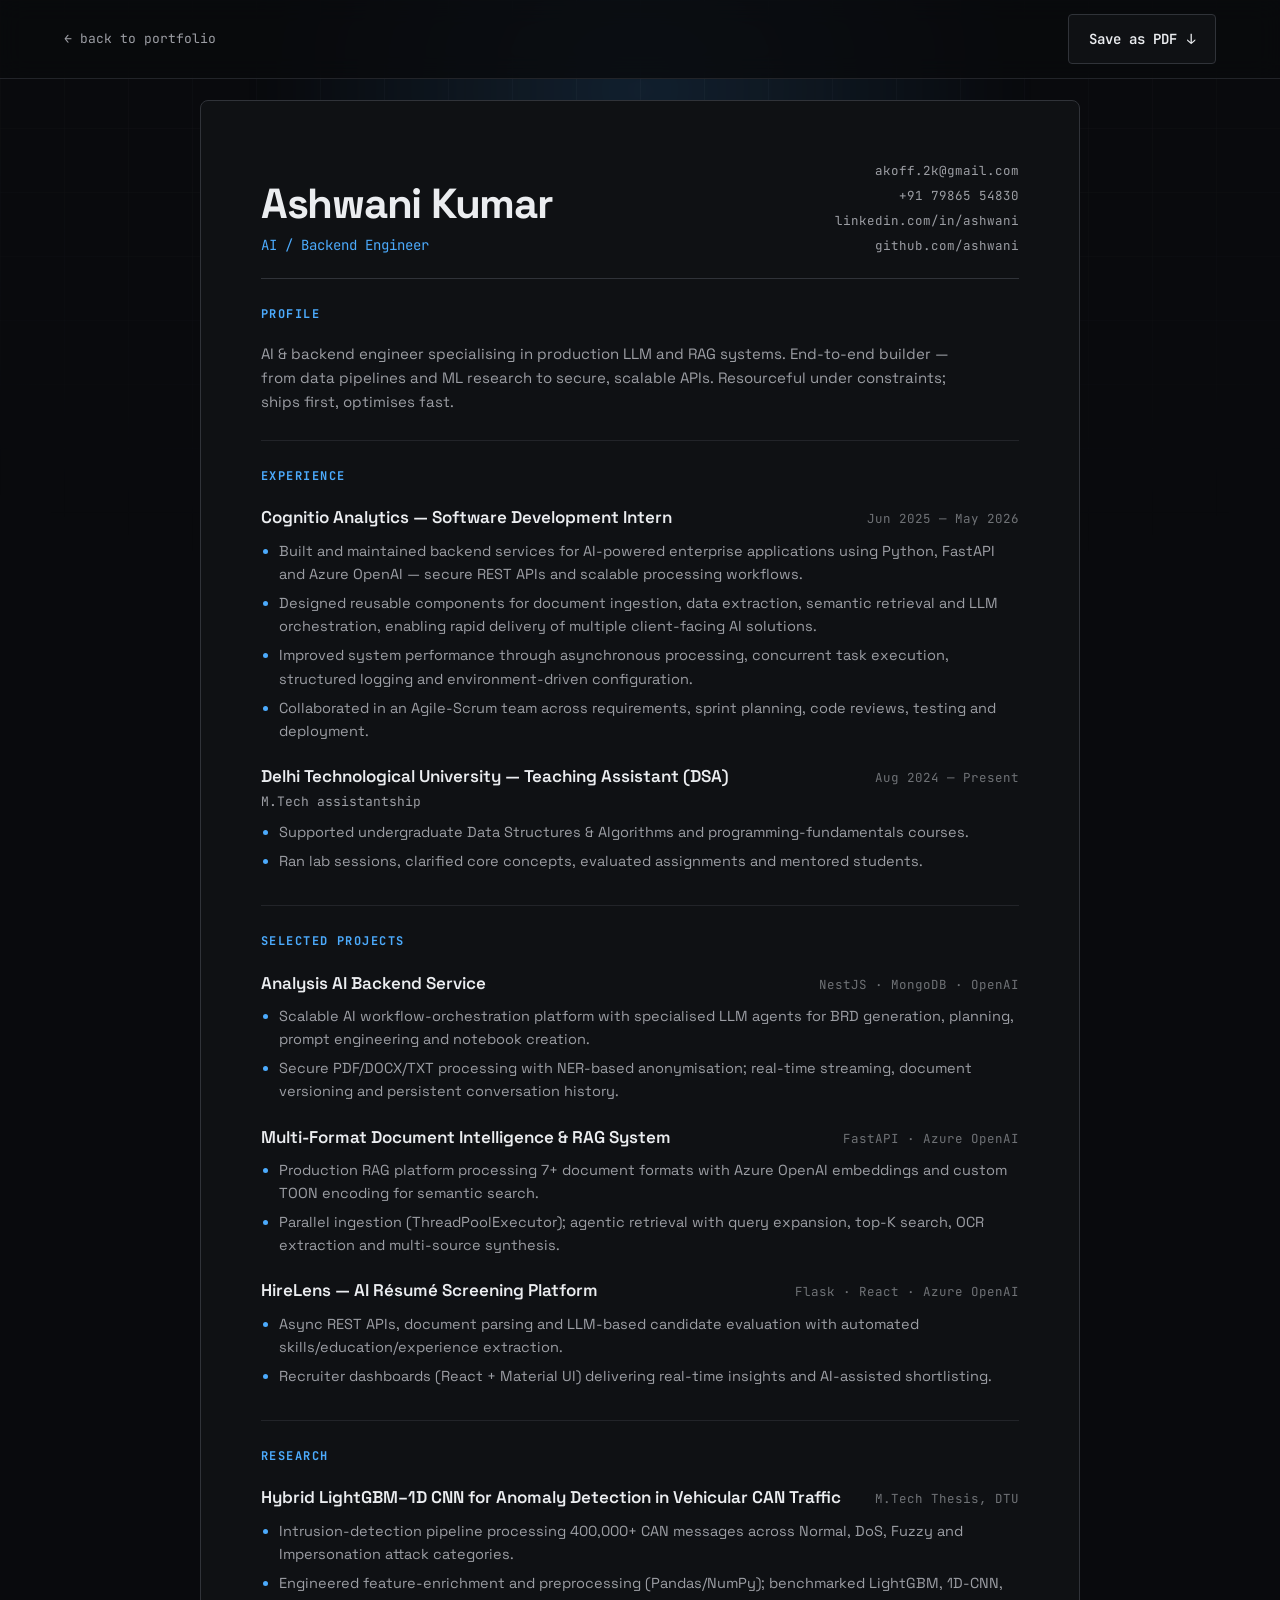
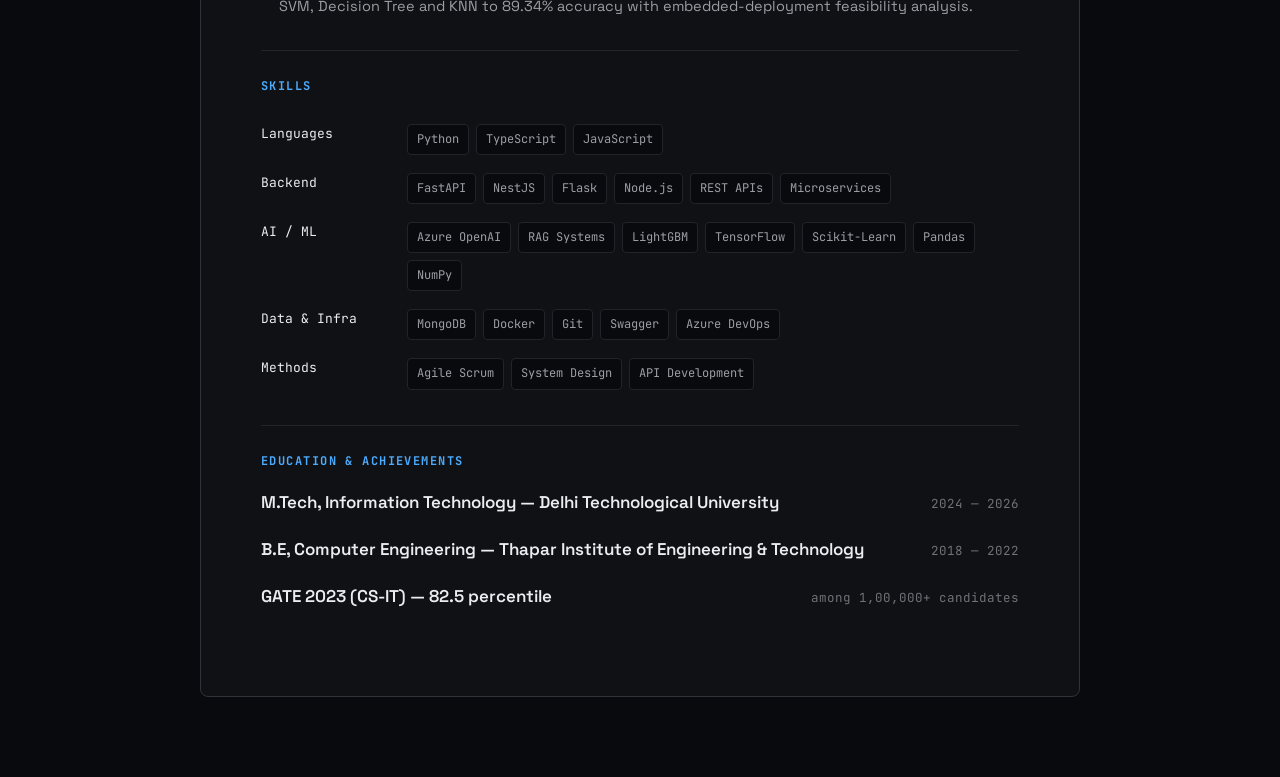
<file: cv.html>
<!DOCTYPE html>
<html lang="en" data-accent="electric">
<head>
<meta charset="UTF-8" />
<meta name="viewport" content="width=device-width, initial-scale=1" />
<title>Ashwani Kumar — CV</title>
<link rel="stylesheet" href="portfolio.css" />
<style>
  .cv-toolbar { position: fixed; top: 0; left: 0; right: 0; z-index: 50; display: flex; align-items: center;
    justify-content: space-between; padding: 14px var(--gutter);
    background: color-mix(in oklch, var(--bg) 80%, transparent); -webkit-backdrop-filter: blur(12px); backdrop-filter: blur(12px);
    border-bottom: 1px solid var(--line-soft); }
  .cv-toolbar .back-link { font-family: var(--font-mono); font-size: 13px; color: var(--text-dim);
    display: inline-flex; align-items: center; gap: 8px; }
  .cv-toolbar .back-link:hover { color: var(--accent); }
  .cv-actions { display: flex; gap: 10px; }

  .sheet { max-width: 880px; margin: 100px auto 80px; padding: clamp(28px, 5vw, 60px);
    background: var(--bg-1); border: 1px solid var(--line); border-radius: var(--radius-lg); position: relative; z-index: 1; }
  .cv-head { display: flex; justify-content: space-between; align-items: flex-end; gap: 20px 32px; flex-wrap: wrap;
    padding-bottom: 22px; border-bottom: 1px solid var(--line); }
  .cv-head .cv-id { flex: 1 1 320px; min-width: 0; }
  .cv-head h1 { font-size: clamp(28px, 4.4vw, 42px); line-height: 1.05; letter-spacing: -0.03em; font-weight: 700; margin: 0 0 8px; }
  .cv-head .role { font-family: var(--font-mono); color: var(--accent); font-size: 14px; margin: 0; }
  .cv-contact { font-family: var(--font-mono); font-size: 12.5px; color: var(--text-dim);
    display: flex; flex-direction: column; gap: 5px; text-align: right; }
  .cv-contact a { color: var(--text-dim); }
  .cv-contact a:hover { color: var(--accent); }

  .cv-sec { padding: 26px 0; border-bottom: 1px solid var(--line-soft); }
  .cv-sec:last-child { border-bottom: 0; }
  .cv-sec > h2 { font-family: var(--font-mono); font-size: 12px; letter-spacing: 0.12em; text-transform: uppercase;
    color: var(--accent); margin: 0 0 18px; }
  .cv-entry { margin-bottom: 20px; }
  .cv-entry:last-child { margin-bottom: 0; }
  .cv-entry .row { display: flex; justify-content: space-between; gap: 16px; flex-wrap: wrap; align-items: baseline; }
  .cv-entry h3 { font-size: 17px; font-weight: 600; margin: 0; }
  .cv-entry .when { font-family: var(--font-mono); font-size: 12.5px; color: var(--text-faint); white-space: nowrap; }
  .cv-entry .sub { font-family: var(--font-mono); font-size: 13px; color: var(--text-dim); margin: 2px 0 8px; }
  .cv-entry ul { margin: 8px 0 0; padding-left: 18px; }
  .cv-entry li { color: var(--text-dim); font-size: 14.5px; margin-bottom: 6px; }
  .cv-entry li::marker { color: var(--accent); }
  .cv-tags { display: flex; flex-wrap: wrap; gap: 7px; }
  .cv-tags .chip { font-family: var(--font-mono); font-size: 12px; color: var(--text-dim);
    border: 1px solid var(--line-soft); border-radius: var(--radius); padding: 5px 9px; background: var(--bg); }
  .cv-skill-row { display: grid; grid-template-columns: 130px 1fr; gap: 16px; padding: 9px 0; align-items: start; }
  .cv-skill-row .lab { font-family: var(--font-mono); font-size: 13px; color: var(--text); }
  @media (max-width: 560px) { .cv-skill-row { grid-template-columns: 1fr; gap: 6px; } }

  /* PRINT — clean ink-on-paper */
  @media print {
    @page { margin: 14mm; }
    .bg-fx, .bg-glow, .cv-toolbar { display: none !important; }
    body { background: #fff; color: #111; }
    .sheet { margin: 0; max-width: none; border: 0; border-radius: 0; padding: 0; background: #fff; }
    .cv-head, .cv-sec, .cv-sec:last-child { border-color: #ddd; }
    .cv-head h1 { color: #000; }
    .cv-head .role, .cv-sec > h2, .cv-entry li::marker { color: #1a56db; }
    .cv-entry h3 { color: #000; }
    .cv-entry .sub, .cv-entry li, .cv-contact, .cv-contact a, .cv-entry .when, .cv-skill-row .lab, .cv-tags .chip { color: #333; }
    .cv-tags .chip { border-color: #ccc; background: #fff; }
    .cv-sec { break-inside: avoid; }
  }
</style>
</head>
<body>
<div class="bg-fx"></div>
<div class="bg-glow"></div>

<div class="cv-toolbar">
  <a href="index.html" class="back-link"><span>←</span> back to portfolio</a>
  <div class="cv-actions">
    <button class="btn btn-ghost" onclick="window.print()">Save as PDF <span class="arr">↓</span></button>
  </div>
</div>

<div class="sheet">
  <div class="cv-head">
    <div class="cv-id">
      <h1>Ashwani Kumar</h1>
      <p class="role">AI / Backend Engineer</p>
    </div>
    <div class="cv-contact">
      <a href="mailto:akoff.2k@gmail.com">akoff.2k@gmail.com</a>
      <a href="tel:+917986554830">+91 79865 54830</a>
      <a href="https://linkedin.com/" target="_blank" rel="noopener">linkedin.com/in/ashwani</a>
      <a href="https://github.com/" target="_blank" rel="noopener">github.com/ashwani</a>
    </div>
  </div>

  <section class="cv-sec">
    <h2>Profile</h2>
    <p style="color:var(--text-dim);margin:0;font-size:15px;max-width:70ch;">AI &amp; backend engineer specialising in production LLM and RAG systems. End-to-end builder — from data pipelines and ML research to secure, scalable APIs. Resourceful under constraints; ships first, optimises fast.</p>
  </section>

  <section class="cv-sec">
    <h2>Experience</h2>
    <div class="cv-entry">
      <div class="row"><h3>Cognitio Analytics — Software Development Intern</h3><span class="when">Jun 2025 — May 2026</span></div>
      <ul>
        <li>Built and maintained backend services for AI-powered enterprise applications using Python, FastAPI and Azure OpenAI — secure REST APIs and scalable processing workflows.</li>
        <li>Designed reusable components for document ingestion, data extraction, semantic retrieval and LLM orchestration, enabling rapid delivery of multiple client-facing AI solutions.</li>
        <li>Improved system performance through asynchronous processing, concurrent task execution, structured logging and environment-driven configuration.</li>
        <li>Collaborated in an Agile-Scrum team across requirements, sprint planning, code reviews, testing and deployment.</li>
      </ul>
    </div>
    <div class="cv-entry">
      <div class="row"><h3>Delhi Technological University — Teaching Assistant (DSA)</h3><span class="when">Aug 2024 — Present</span></div>
      <p class="sub">M.Tech assistantship</p>
      <ul>
        <li>Supported undergraduate Data Structures &amp; Algorithms and programming-fundamentals courses.</li>
        <li>Ran lab sessions, clarified core concepts, evaluated assignments and mentored students.</li>
      </ul>
    </div>
  </section>

  <section class="cv-sec">
    <h2>Selected Projects</h2>
    <div class="cv-entry">
      <div class="row"><h3>Analysis AI Backend Service</h3><span class="when">NestJS · MongoDB · OpenAI</span></div>
      <ul>
        <li>Scalable AI workflow-orchestration platform with specialised LLM agents for BRD generation, planning, prompt engineering and notebook creation.</li>
        <li>Secure PDF/DOCX/TXT processing with NER-based anonymisation; real-time streaming, document versioning and persistent conversation history.</li>
      </ul>
    </div>
    <div class="cv-entry">
      <div class="row"><h3>Multi-Format Document Intelligence &amp; RAG System</h3><span class="when">FastAPI · Azure OpenAI</span></div>
      <ul>
        <li>Production RAG platform processing 7+ document formats with Azure OpenAI embeddings and custom TOON encoding for semantic search.</li>
        <li>Parallel ingestion (ThreadPoolExecutor); agentic retrieval with query expansion, top-K search, OCR extraction and multi-source synthesis.</li>
      </ul>
    </div>
    <div class="cv-entry">
      <div class="row"><h3>HireLens — AI Résumé Screening Platform</h3><span class="when">Flask · React · Azure OpenAI</span></div>
      <ul>
        <li>Async REST APIs, document parsing and LLM-based candidate evaluation with automated skills/education/experience extraction.</li>
        <li>Recruiter dashboards (React + Material UI) delivering real-time insights and AI-assisted shortlisting.</li>
      </ul>
    </div>
  </section>

  <section class="cv-sec">
    <h2>Research</h2>
    <div class="cv-entry">
      <div class="row"><h3>Hybrid LightGBM–1D CNN for Anomaly Detection in Vehicular CAN Traffic</h3><span class="when">M.Tech Thesis, DTU</span></div>
      <ul>
        <li>Intrusion-detection pipeline processing 400,000+ CAN messages across Normal, DoS, Fuzzy and Impersonation attack categories.</li>
        <li>Engineered feature-enrichment and preprocessing (Pandas/NumPy); benchmarked LightGBM, 1D-CNN, SVM, Decision Tree and KNN to 89.34% accuracy with embedded-deployment feasibility analysis.</li>
      </ul>
    </div>
  </section>

  <section class="cv-sec">
    <h2>Skills</h2>
    <div class="cv-skill-row"><span class="lab">Languages</span><div class="cv-tags"><span class="chip">Python</span><span class="chip">TypeScript</span><span class="chip">JavaScript</span></div></div>
    <div class="cv-skill-row"><span class="lab">Backend</span><div class="cv-tags"><span class="chip">FastAPI</span><span class="chip">NestJS</span><span class="chip">Flask</span><span class="chip">Node.js</span><span class="chip">REST APIs</span><span class="chip">Microservices</span></div></div>
    <div class="cv-skill-row"><span class="lab">AI / ML</span><div class="cv-tags"><span class="chip">Azure OpenAI</span><span class="chip">RAG Systems</span><span class="chip">LightGBM</span><span class="chip">TensorFlow</span><span class="chip">Scikit-Learn</span><span class="chip">Pandas</span><span class="chip">NumPy</span></div></div>
    <div class="cv-skill-row"><span class="lab">Data &amp; Infra</span><div class="cv-tags"><span class="chip">MongoDB</span><span class="chip">Docker</span><span class="chip">Git</span><span class="chip">Swagger</span><span class="chip">Azure DevOps</span></div></div>
    <div class="cv-skill-row"><span class="lab">Methods</span><div class="cv-tags"><span class="chip">Agile Scrum</span><span class="chip">System Design</span><span class="chip">API Development</span></div></div>
  </section>

  <section class="cv-sec">
    <h2>Education &amp; Achievements</h2>
    <div class="cv-entry">
      <div class="row"><h3>M.Tech, Information Technology — Delhi Technological University</h3><span class="when">2024 — 2026</span></div>
    </div>
    <div class="cv-entry">
      <div class="row"><h3>B.E, Computer Engineering — Thapar Institute of Engineering &amp; Technology</h3><span class="when">2018 — 2022</span></div>
    </div>
    <div class="cv-entry">
      <div class="row"><h3>GATE 2023 (CS-IT) — 82.5 percentile</h3><span class="when">among 1,00,000+ candidates</span></div>
    </div>
  </section>
</div>

<script src="portfolio.js"></script>
</body>
</html>
</file>
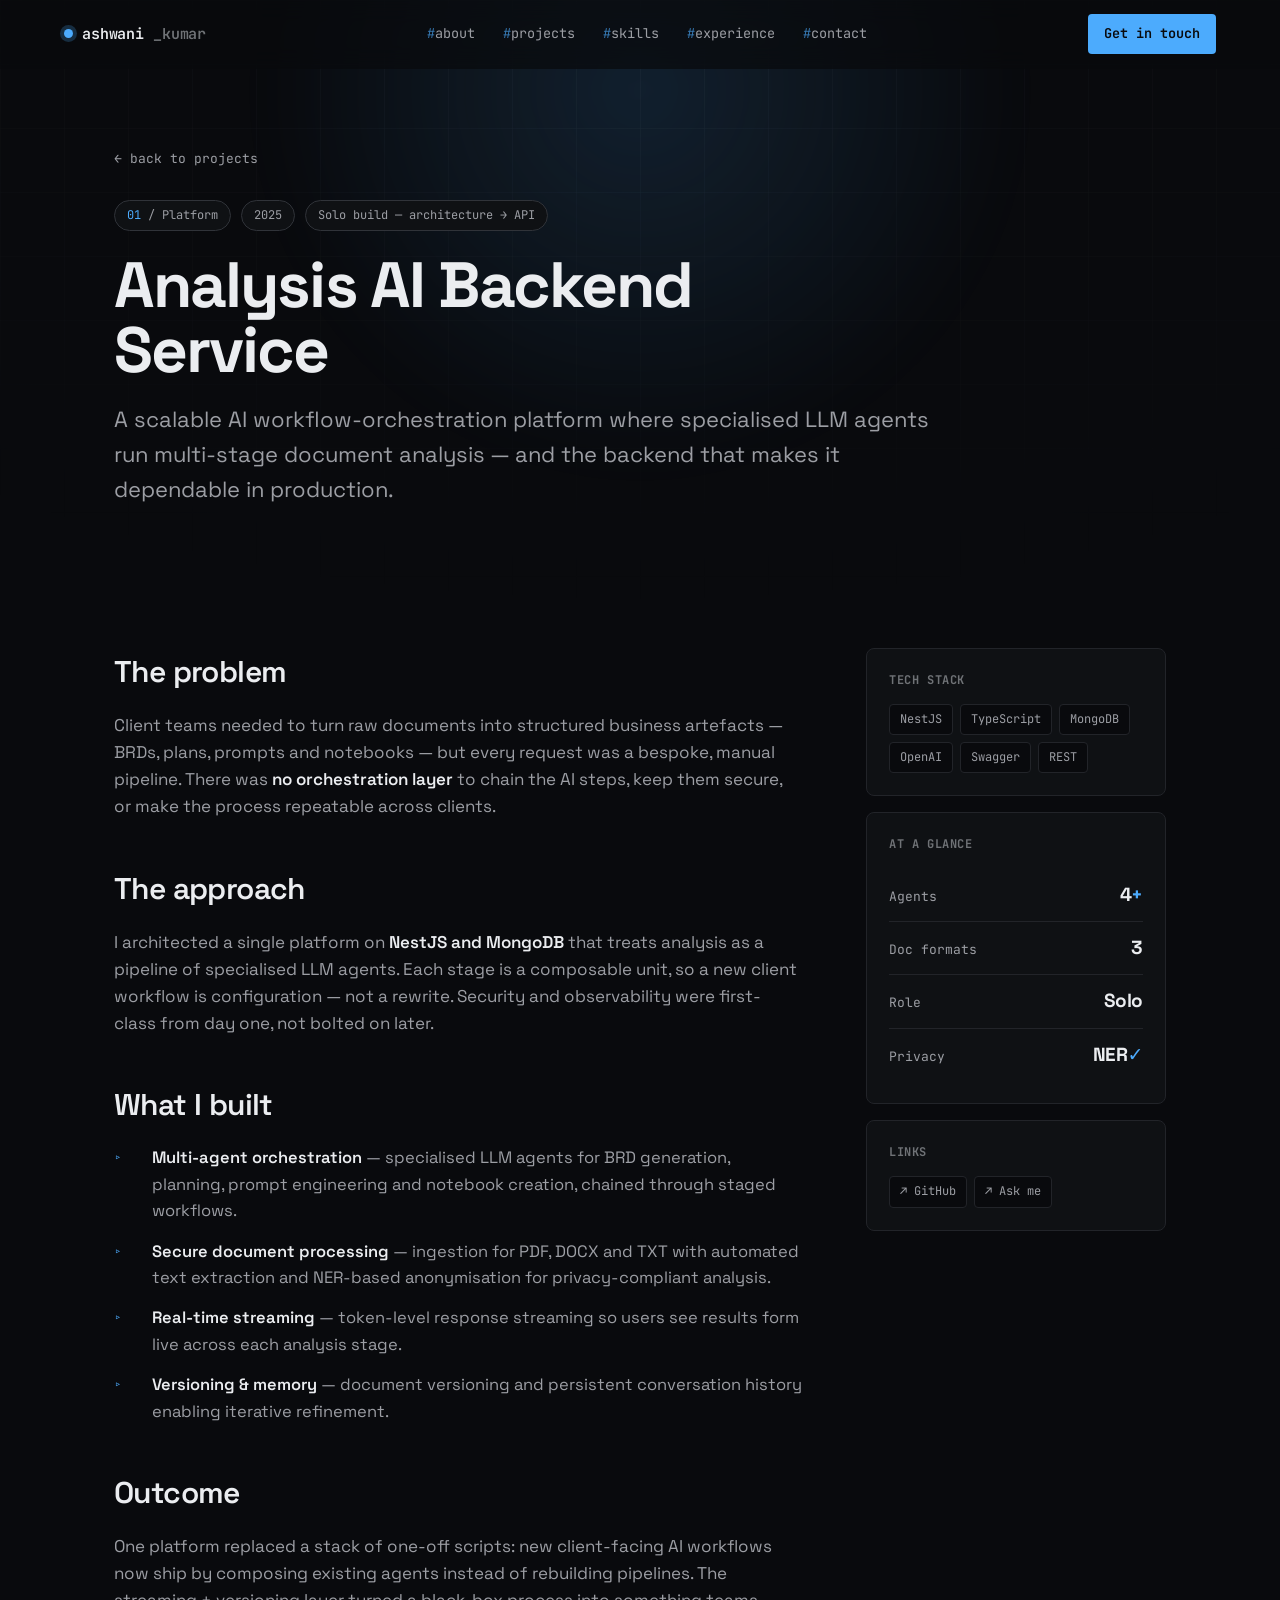
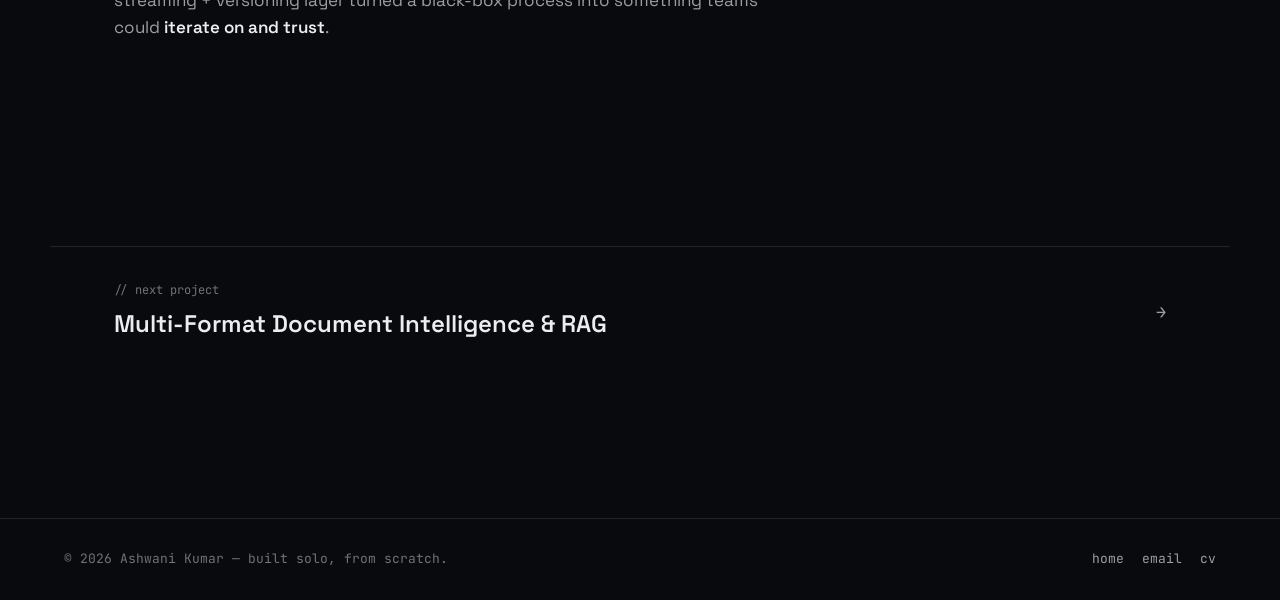
<file: project.html>
<!DOCTYPE html>
<html lang="en" data-accent="electric">
<head>
<meta charset="UTF-8" />
<meta name="viewport" content="width=device-width, initial-scale=1" />
<title>Case study — Ashwani Kumar</title>
<link rel="stylesheet" href="portfolio.css" />
<style>
  .case-hero { padding-top: clamp(110px, 16vh, 170px); padding-bottom: 0; }
  .back-link { font-family: var(--font-mono); font-size: 13px; color: var(--text-dim);
    display: inline-flex; align-items: center; gap: 8px; margin-bottom: 30px; transition: color .2s; }
  .back-link:hover { color: var(--accent); }
  .back-link .arr { transition: translate .2s; } .back-link:hover .arr { translate: -3px 0; }
  .case-meta { display: flex; flex-wrap: wrap; gap: 10px; margin-bottom: 22px; }
  .case-meta .chip { font-family: var(--font-mono); font-size: 12px; color: var(--text-dim);
    border: 1px solid var(--line); border-radius: 100px; padding: 5px 12px; background: var(--bg-1); }
  .case-meta .chip .accent { color: var(--accent); }
  .case-hero h1 { font-size: clamp(34px, 6vw, 64px); line-height: 1.02; letter-spacing: -0.03em;
    font-weight: 700; margin: 0 0 18px; max-width: 18ch; }
  .case-hero .lede { font-size: clamp(17px, 2.2vw, 22px); color: var(--text-dim); max-width: 60ch; margin: 0; }
  .case-shot { margin-top: clamp(40px, 6vw, 64px); }
  .case-shot image-slot { width: 100%; aspect-ratio: 16/9; border-radius: var(--radius-lg); border: 1px solid var(--line); }

  .case-body { display: grid; grid-template-columns: 1fr 300px; gap: clamp(32px, 5vw, 80px); align-items: start; }
  @media (max-width: 880px) { .case-body { grid-template-columns: 1fr; } }
  .case-block { margin-bottom: 44px; }
  .case-block h2 { font-size: clamp(22px, 3vw, 30px); letter-spacing: -0.02em; font-weight: 600; margin: 0 0 16px; }
  .case-block p { color: var(--text-dim); font-size: 17px; margin: 0 0 16px; max-width: 64ch; }
  .case-block p strong { color: var(--text); font-weight: 600; }
  .feat-list { list-style: none; margin: 0; padding: 0; display: flex; flex-direction: column; gap: 14px; }
  .feat-list li { display: grid; grid-template-columns: 26px 1fr; gap: 12px; align-items: start;
    color: var(--text-dim); font-size: 16.5px; }
  .feat-list li .fi { font-family: var(--font-mono); color: var(--accent); font-size: 13px; padding-top: 3px; }
  .feat-list li strong { color: var(--text); font-weight: 600; }

  .case-side { position: sticky; top: 90px; display: flex; flex-direction: column; gap: 16px; }
  .side-card { border: 1px solid var(--line-soft); border-radius: var(--radius-lg); padding: 22px; background: var(--bg-1); }
  .side-card h3 { font-family: var(--font-mono); font-size: 12px; letter-spacing: 0.05em; text-transform: uppercase;
    color: var(--text-faint); margin: 0 0 14px; }
  .side-card .stack { display: flex; flex-wrap: wrap; gap: 7px; }
  .side-card .chip { font-family: var(--font-mono); font-size: 12px; color: var(--text-dim);
    border: 1px solid var(--line-soft); border-radius: var(--radius); padding: 5px 10px; background: var(--bg); }
  .side-metric { display: flex; align-items: baseline; justify-content: space-between; padding: 11px 0; border-top: 1px solid var(--line-soft); }
  .side-metric:first-of-type { border-top: 0; }
  .side-metric .k { font-family: var(--font-mono); font-size: 13px; color: var(--text-dim); }
  .side-metric .v { font-family: var(--font-display); font-weight: 700; font-size: 19px; letter-spacing: -0.02em; }
  .side-metric .v .u { color: var(--accent); }

  .case-nav { border-top: 1px solid var(--line-soft); margin-top: 20px; }
  .case-nav a { display: flex; align-items: center; justify-content: space-between; padding: 34px 0;
    font-family: var(--font-mono); color: var(--text-dim); transition: color .2s; gap: 16px; }
  .case-nav a:hover { color: var(--accent); }
  .case-nav a .nn-l { font-size: 12px; color: var(--text-faint); display: block; margin-bottom: 4px; }
  .case-nav a .nn-t { font-family: var(--font-display); font-size: clamp(18px,2.5vw,24px); font-weight: 600; color: var(--text); }
  .case-nav a:hover .nn-t { color: var(--accent); }
</style>
</head>
<body>
<div class="bg-fx"></div>
<div class="bg-glow"></div>

<nav class="nav">
  <a href="index.html" class="brand"><span class="dot"></span>ashwani<span class="muted">_kumar</span></a>
  <div class="nav-links">
    <a href="index.html#about"><span class="hash">#</span>about</a>
    <a href="index.html#projects"><span class="hash">#</span>projects</a>
    <a href="index.html#skills"><span class="hash">#</span>skills</a>
    <a href="index.html#experience"><span class="hash">#</span>experience</a>
    <a href="index.html#contact"><span class="hash">#</span>contact</a>
  </div>
  <a href="mailto:akoff.2k@gmail.com" class="nav-cta">Get in touch</a>
  <button class="nav-burger" aria-label="Menu"><span></span></button>
</nav>

<main id="top">
  <header class="case-hero wrap">
    <a href="index.html#projects" class="back-link"><span class="arr">←</span> back to projects</a>
    <div class="case-meta" id="case-meta"></div>
    <h1 id="case-title">Project</h1>
    <p class="lede reveal" id="case-lede"></p>
  </header>

  <section>
    <div class="wrap case-body">
      <div class="case-main">
        <div class="case-block reveal">
          <h2>The problem</h2>
          <p id="case-problem"></p>
        </div>
        <div class="case-block reveal">
          <h2>The approach</h2>
          <p id="case-approach"></p>
        </div>
        <div class="case-block reveal">
          <h2>What I built</h2>
          <ul class="feat-list" id="case-features"></ul>
        </div>
        <div class="case-block reveal">
          <h2>Outcome</h2>
          <p id="case-outcome"></p>
        </div>
      </div>

      <aside class="case-side">
        <div class="side-card reveal">
          <h3>Tech stack</h3>
          <div class="stack" id="case-stack"></div>
        </div>
        <div class="side-card reveal">
          <h3>At a glance</h3>
          <div id="case-metrics"></div>
        </div>
        <div class="side-card reveal">
          <h3>Links</h3>
          <div class="stack">
            <a class="chip" href="https://github.com/" target="_blank" rel="noopener">↗ GitHub</a>
            <a class="chip" href="mailto:akoff.2k@gmail.com">↗ Ask me</a>
          </div>
        </div>
      </aside>
    </div>
  </section>

  <section style="padding-top:0;">
    <div class="wrap case-nav">
      <a id="case-next" href="project.html">
        <span><span class="nn-l">// next project</span><span class="nn-t" id="case-next-title"></span></span>
        <span class="arr">→</span>
      </a>
    </div>
  </section>
</main>

<footer>
  <span>© 2026 Ashwani Kumar — built solo, from scratch.</span>
  <span class="foot-links">
    <a href="index.html">home</a>
    <a href="mailto:akoff.2k@gmail.com">email</a>
    <a href="cv.html">cv</a>
  </span>
</footer>

<script>
/* ---- Case-study data ---- */
const PROJECTS = {
  "analysis-ai": {
    idx: "01", type: "Platform", year: "2025", role: "Solo build — architecture → API",
    title: "Analysis AI Backend Service",
    lede: "A scalable AI workflow-orchestration platform where specialised LLM agents run multi-stage document analysis — and the backend that makes it dependable in production.",
    problem: "Client teams needed to turn raw documents into structured business artefacts — BRDs, plans, prompts and notebooks — but every request was a bespoke, manual pipeline. There was <strong>no orchestration layer</strong> to chain the AI steps, keep them secure, or make the process repeatable across clients.",
    approach: "I architected a single platform on <strong>NestJS and MongoDB</strong> that treats analysis as a pipeline of specialised LLM agents. Each stage is a composable unit, so a new client workflow is configuration — not a rewrite. Security and observability were first-class from day one, not bolted on later.",
    features: [
      ["Multi-agent orchestration", "specialised LLM agents for BRD generation, planning, prompt engineering and notebook creation, chained through staged workflows."],
      ["Secure document processing", "ingestion for PDF, DOCX and TXT with automated text extraction and NER-based anonymisation for privacy-compliant analysis."],
      ["Real-time streaming", "token-level response streaming so users see results form live across each analysis stage."],
      ["Versioning & memory", "document versioning and persistent conversation history enabling iterative refinement."]
    ],
    outcome: "One platform replaced a stack of one-off scripts: new client-facing AI workflows now ship by composing existing agents instead of rebuilding pipelines. The streaming + versioning layer turned a black-box process into something teams could <strong>iterate on and trust</strong>.",
    stack: ["NestJS", "TypeScript", "MongoDB", "OpenAI", "Swagger", "REST"],
    metrics: [["Agents", "4", "+"], ["Doc formats", "3", ""], ["Role", "Solo", ""], ["Privacy", "NER", "✓"]],
    next: "rag"
  },
  "rag": {
    idx: "02", type: "RAG system", year: "2025", role: "Solo build — pipeline → retrieval",
    title: "Multi-Format Document Intelligence & RAG",
    lede: "A production-ready retrieval platform that turns 7+ document formats into trustworthy, source-grounded answers.",
    problem: "Teams had documents in every format imaginable — PDFs, scans, spreadsheets — and no reliable way to search across them. Keyword search missed context; naive RAG <strong>hallucinated and lost the source</strong>, so answers couldn't be trusted.",
    approach: "I built a production RAG platform on <strong>FastAPI and Azure OpenAI</strong> with parallel ingestion and an agentic retrieval layer that expands queries, ranks results and synthesises across sources — plus a custom <strong>TOON encoding</strong> for compact, semantically rich representations.",
    features: [
      ["Multi-format ingestion", "7+ document formats with OCR-based extraction for scanned and image-heavy files."],
      ["Parallel pipelines", "ThreadPoolExecutor with configurable concurrency, significantly improving ingestion throughput."],
      ["Agentic retrieval", "intelligent query expansion, top-K search and multi-source response synthesis."],
      ["TOON encoding", "custom encoding over Azure OpenAI embeddings to sharpen semantic search and retrieval."]
    ],
    outcome: "A retrieval system that scales with the document pile and answers <strong>with its sources</strong> — fast ingestion, grounded responses, no black box.",
    stack: ["Python", "FastAPI", "Streamlit", "Azure OpenAI", "OCR", "ThreadPool"],
    metrics: [["Formats", "7", "+"], ["Ingestion", "Parallel", ""], ["Retrieval", "Agentic", ""], ["Grounded", "Yes", "✓"]],
    next: "hirelens"
  },
  "hirelens": {
    idx: "03", type: "Full-stack", year: "2025", role: "Solo build — API → dashboard",
    title: "HireLens — AI Résumé Screening",
    lede: "A résumé-screening platform that reads a stack of CVs and hands recruiters a ranked shortlist — with the reasoning attached.",
    problem: "Recruiters drown in résumés and rarely get past the first few. Manual screening is slow, inconsistent and thrown off by formatting — <strong>strong candidates get lost in the pile</strong>.",
    approach: "I built an end-to-end platform that parses any résumé, extracts structured signals and uses an <strong>LLM to evaluate candidates against a role</strong> — surfaced through a recruiter dashboard with real-time, explainable shortlisting.",
    features: [
      ["LLM candidate evaluation", "async REST APIs and document parsing drive LLM-based scoring against role requirements."],
      ["Automated extraction", "pipelines pull skills, education and experience into clean structured data."],
      ["Secure access", "API authentication, input validation and cross-origin controls throughout."],
      ["Recruiter dashboards", "React + Material UI delivering real-time insights and AI-assisted shortlists."]
    ],
    outcome: "Screening that's fast, consistent and explainable — recruiters get a ranked shortlist and the <strong>why</strong> behind each pick.",
    stack: ["Python", "Flask", "React.js", "Azure OpenAI", "Node.js", "Material UI"],
    metrics: [["Scope", "Full", ""], ["Evaluation", "LLM", ""], ["Frontend", "React", ""], ["Access", "Secure", "✓"]],
    next: "thesis"
  },
  "thesis": {
    idx: "04", type: "M.Tech thesis", year: "2025—26", role: "Research — DTU",
    title: "Hybrid LightGBM–1D CNN for CAN Anomalies",
    lede: "An intrusion-detection pipeline that spots attacks on a car's internal network — across 400,000+ messages and four attack types.",
    problem: "Modern vehicles run on the CAN bus, a network with <strong>no built-in security</strong>. Injected messages — DoS, fuzzing, impersonation — can hijack critical functions, and detection has to run on resource-constrained embedded hardware.",
    approach: "I designed a <strong>hybrid LightGBM–1D CNN</strong> intrusion-detection pipeline over real CAN traffic, engineered statistical and temporal features, then benchmarked it against classical models with embedded deployment in mind.",
    features: [
      ["Large-scale data", "processed and analysed 400,000+ vehicle communication messages across Normal, DoS, Fuzzy and Impersonation categories."],
      ["Feature engineering", "Python / Pandas / NumPy workflows generating statistical and temporal indicators to sharpen anomaly detection."],
      ["Model benchmarking", "LightGBM, 1D-CNN, SVM, Decision Tree and KNN compared, reaching 89.34% classification accuracy."],
      ["Embedded feasibility", "evaluated deployment trade-offs for resource-constrained automotive hardware."]
    ],
    outcome: "A detection approach that balances accuracy and footprint — <strong>89.34% on a hard four-class problem</strong>, with a clear path to embedded deployment.",
    stack: ["Python", "LightGBM", "TensorFlow", "Scikit-Learn", "Pandas", "NumPy"],
    metrics: [["Accuracy", "89.34", "%"], ["Messages", "400K", "+"], ["Classes", "4", ""], ["Target", "Embedded", ""]],
    next: "analysis-ai"
  }
};

(function () {
  const params = new URLSearchParams(location.search);
  const key = params.get('p') && PROJECTS[params.get('p')] ? params.get('p') : 'analysis-ai';
  const d = PROJECTS[key];

  document.title = d.title + " — Ashwani Kumar";
  document.getElementById('case-meta').innerHTML =
    '<span class="chip"><span class="accent">' + d.idx + '</span> / ' + d.type + '</span>' +
    '<span class="chip">' + d.year + '</span>' +
    '<span class="chip">' + d.role + '</span>';
  document.getElementById('case-title').textContent = d.title;
  document.getElementById('case-lede').innerHTML = d.lede;
  document.getElementById('case-problem').innerHTML = d.problem;
  document.getElementById('case-approach').innerHTML = d.approach;
  document.getElementById('case-outcome').innerHTML = d.outcome;

  document.getElementById('case-features').innerHTML = d.features.map(function (f) {
    return '<li><span class="fi">▹</span><span><strong>' + f[0] + '</strong> — ' + f[1] + '</span></li>';
  }).join('');

  document.getElementById('case-stack').innerHTML = d.stack.map(function (s) {
    return '<span class="chip">' + s + '</span>';
  }).join('');

  document.getElementById('case-metrics').innerHTML = d.metrics.map(function (m) {
    return '<div class="side-metric"><span class="k">' + m[0] + '</span><span class="v">' + m[1] +
      (m[2] ? '<span class="u">' + m[2] + '</span>' : '') + '</span></div>';
  }).join('');

  const nd = PROJECTS[d.next];
  document.getElementById('case-next').href = 'project.html?p=' + d.next;
  document.getElementById('case-next-title').textContent = nd.title;

  /* carry the saved accent direction across pages */
  try {
    const saved = JSON.parse(localStorage.getItem('__tweaks_index.html') || localStorage.getItem('__tweaks') || 'null');
  } catch (e) {}
})();
</script>

<script src="portfolio.js"></script>
</body>
</html>
</file>
<file: portfolio.css>
/* =========================================================================
   Ashwani Kumar — Portfolio
   Dark "terminal" system. Two color directions via [data-accent].
   ========================================================================= */

/* ---- Fonts ---- */
@import url('https://fonts.googleapis.com/css2?family=Space+Grotesk:wght@400;500;600;700&family=JetBrains+Mono:wght@400;500;600;700&display=swap');

/* ---- Tokens ---- */
:root {
  --bg:        oklch(0.145 0.006 264);
  --bg-1:      oklch(0.175 0.007 264);
  --bg-2:      oklch(0.205 0.008 264);
  --bg-3:      oklch(0.245 0.009 264);
  --line:      oklch(0.32 0.012 264);
  --line-soft: oklch(0.26 0.010 264);

  --text:      oklch(0.945 0.004 264);
  --text-dim:  oklch(0.70 0.008 264);
  --text-faint:oklch(0.55 0.008 264);

  /* default direction = electric */
  --accent:    oklch(0.72 0.15 248);
  --accent-2:  oklch(0.80 0.12 205);
  --accent-ink: oklch(0.16 0.02 248);

  --radius: 4px;
  --radius-lg: 8px;
  --maxw: 1180px;
  --gutter: clamp(20px, 5vw, 64px);

  --font-display: 'Space Grotesk', system-ui, sans-serif;
  --font-mono: 'JetBrains Mono', ui-monospace, 'SFMono-Regular', monospace;

  --ease: cubic-bezier(0.22, 1, 0.36, 1);
}

[data-accent="phosphor"] {
  --accent:    oklch(0.80 0.165 150);
  --accent-2:  oklch(0.86 0.14 128);
  --accent-ink: oklch(0.16 0.03 150);
}
[data-accent="amber"] {
  --accent:    oklch(0.80 0.14 70);
  --accent-2:  oklch(0.84 0.12 45);
  --accent-ink: oklch(0.18 0.03 70);
}
[data-accent="magenta"] {
  --accent:    oklch(0.72 0.18 350);
  --accent-2:  oklch(0.78 0.15 320);
  --accent-ink: oklch(0.17 0.03 350);
}

/* ---- Reset ---- */
*, *::before, *::after { box-sizing: border-box; }
html { -webkit-text-size-adjust: 100%; scroll-behavior: smooth; }
@media (prefers-reduced-motion: reduce) { html { scroll-behavior: auto; } }
body {
  margin: 0;
  background: var(--bg);
  color: var(--text);
  font-family: var(--font-display);
  font-size: 17px;
  line-height: 1.6;
  -webkit-font-smoothing: antialiased;
  text-rendering: optimizeLegibility;
  overflow-x: hidden;
}
img { max-width: 100%; display: block; }
a { color: inherit; text-decoration: none; }
button { font: inherit; color: inherit; cursor: pointer; }
::selection { background: var(--accent); color: var(--accent-ink); }

/* ---- Background texture: grid + vignette ---- */
.bg-fx {
  position: fixed; inset: 0; z-index: 0; pointer-events: none;
  background-image:
    linear-gradient(to right, color-mix(in oklch, var(--line) 40%, transparent) 1px, transparent 1px),
    linear-gradient(to bottom, color-mix(in oklch, var(--line) 40%, transparent) 1px, transparent 1px);
  background-size: 64px 64px;
  -webkit-mask-image: radial-gradient(120% 90% at 50% 0%, #000 0%, transparent 75%);
          mask-image: radial-gradient(120% 90% at 50% 0%, #000 0%, transparent 75%);
  opacity: 0.5;
}
.bg-glow {
  position: fixed; z-index: 0; pointer-events: none;
  width: 70vw; height: 70vw; top: -28vw; left: 50%; translate: -50% 0;
  background: radial-gradient(circle, color-mix(in oklch, var(--accent) 26%, transparent) 0%, transparent 62%);
  filter: blur(20px); opacity: 0.55;
}

/* ---- Layout ---- */
.wrap { max-width: var(--maxw); margin-inline: auto; padding-inline: var(--gutter); }
main { position: relative; z-index: 1; }
section { position: relative; padding-block: clamp(64px, 11vw, 150px); }

.section-tag {
  font-family: var(--font-mono); font-size: 13px; font-weight: 500;
  letter-spacing: 0.04em; color: var(--accent);
  display: inline-flex; align-items: center; gap: 8px; margin: 0 0 18px;
}
.section-tag::before { content: ""; width: 22px; height: 1px; background: var(--accent); }
.section-head { max-width: 760px; margin-bottom: clamp(36px, 5vw, 64px); }
.section-head h2 {
  font-size: clamp(30px, 5vw, 50px); line-height: 1.04; letter-spacing: -0.02em;
  font-weight: 600; margin: 0 0 14px;
}
.section-head p { color: var(--text-dim); font-size: clamp(16px, 2vw, 19px); margin: 0; max-width: 60ch; }
.mono { font-family: var(--font-mono); }
.accent { color: var(--accent); }

/* =========================================================================
   NAV
   ========================================================================= */
.nav {
  position: fixed; top: 0; left: 0; right: 0; z-index: 50;
  display: flex; align-items: center; justify-content: space-between;
  padding: 14px var(--gutter);
  background: color-mix(in oklch, var(--bg) 72%, transparent);
  -webkit-backdrop-filter: blur(12px); backdrop-filter: blur(12px);
  border-bottom: 1px solid transparent;
  transition: border-color .3s, background .3s;
}
.nav.scrolled { border-bottom-color: var(--line-soft); }
.nav .brand {
  font-family: var(--font-mono); font-weight: 600; font-size: 15px;
  display: inline-flex; align-items: center; gap: 9px; letter-spacing: -0.01em;
}
.nav .brand .dot { width: 9px; height: 9px; border-radius: 50%; background: var(--accent);
  box-shadow: 0 0 0 4px color-mix(in oklch, var(--accent) 22%, transparent); }
.nav .brand .muted { color: var(--text-faint); }
.nav-links { display: flex; gap: 4px; align-items: center; }
.nav-links a {
  font-family: var(--font-mono); font-size: 13.5px; color: var(--text-dim);
  padding: 8px 12px; border-radius: var(--radius); transition: color .2s, background .2s;
}
.nav-links a:hover { color: var(--text); background: var(--bg-1); }
.nav-links a .hash { color: var(--accent); opacity: .7; }
.nav-cta {
  font-family: var(--font-mono); font-size: 13.5px; color: var(--bg);
  background: var(--accent); padding: 9px 16px; border-radius: var(--radius);
  font-weight: 600; transition: filter .2s, translate .2s;
}
.nav-cta:hover { filter: brightness(1.1); translate: 0 -1px; }
.nav-burger { display: none; background: none; border: 1px solid var(--line); border-radius: var(--radius);
  width: 40px; height: 38px; align-items: center; justify-content: center; }
.nav-burger span { display: block; width: 16px; height: 1.5px; background: var(--text); position: relative; }
.nav-burger span::before, .nav-burger span::after { content: ""; position: absolute; left: 0; width: 16px; height: 1.5px; background: var(--text); }
.nav-burger span::before { top: -5px; } .nav-burger span::after { top: 5px; }

@media (max-width: 880px) {
  .nav-links, .nav-cta { display: none; }
  .nav-burger { display: flex; }
  .nav.open .nav-links {
    display: flex; flex-direction: column; position: absolute; top: 100%; left: 0; right: 0;
    background: var(--bg-1); border-bottom: 1px solid var(--line); padding: 12px var(--gutter); gap: 2px;
  }
  .nav.open .nav-links a { padding: 12px; }
}

/* =========================================================================
   HERO
   ========================================================================= */
.hero { padding-top: clamp(120px, 18vh, 200px); padding-bottom: clamp(60px, 9vw, 110px); }
.hero-grid { display: grid; grid-template-columns: 1.15fr 0.85fr; gap: clamp(28px, 4vw, 56px); align-items: center; }
@media (max-width: 920px) { .hero-grid { grid-template-columns: 1fr; } }

.badge {
  display: inline-flex; align-items: center; gap: 9px; font-family: var(--font-mono);
  font-size: 12.5px; color: var(--text-dim); border: 1px solid var(--line);
  background: var(--bg-1); padding: 6px 12px 6px 10px; border-radius: 100px; margin-bottom: 26px;
}
.badge .pulse { width: 8px; height: 8px; border-radius: 50%; background: var(--accent);
  box-shadow: 0 0 0 0 color-mix(in oklch, var(--accent) 60%, transparent); animation: pulse 2.2s infinite; }
@keyframes pulse {
  0% { box-shadow: 0 0 0 0 color-mix(in oklch, var(--accent) 55%, transparent); }
  70% { box-shadow: 0 0 0 9px transparent; }
  100% { box-shadow: 0 0 0 0 transparent; }
}
.hero h1 {
  font-size: clamp(44px, 8.5vw, 92px); line-height: 0.96; letter-spacing: -0.035em;
  font-weight: 700; margin: 0 0 8px;
}
.hero h1 .line2 { color: var(--text-faint); }
.hero .role {
  font-family: var(--font-mono); font-size: clamp(14px, 2vw, 17px); color: var(--accent);
  letter-spacing: 0.02em; margin: 0 0 22px;
}
.hero .role .cursor { display: inline-block; width: 9px; height: 1.05em; background: var(--accent);
  translate: 0 2px; margin-left: 3px; animation: blink 1.1s steps(1) infinite; }
@keyframes blink { 50% { opacity: 0; } }
.hero .lede { font-size: clamp(16px, 2vw, 19px); color: var(--text-dim); max-width: 48ch; margin: 0 0 32px; }
.hero .lede strong { color: var(--text); font-weight: 600; }

.hero-actions { display: flex; flex-wrap: wrap; gap: 12px; align-items: center; }
.btn {
  display: inline-flex; align-items: center; gap: 10px; font-family: var(--font-mono);
  font-size: 14px; font-weight: 600; padding: 13px 20px; border-radius: var(--radius);
  border: 1px solid transparent; transition: all .2s var(--ease); white-space: nowrap;
}
.btn .arr { transition: translate .2s; }
.btn:hover .arr { translate: 3px 0; }
.btn-primary { background: var(--accent); color: var(--bg); }
.btn-primary:hover { filter: brightness(1.1); translate: 0 -2px; box-shadow: 0 8px 30px -10px color-mix(in oklch, var(--accent) 70%, transparent); }
.btn-ghost { border-color: var(--line); color: var(--text); background: var(--bg-1); }
.btn-ghost:hover { border-color: var(--accent); color: var(--accent); translate: 0 -2px; }

.hero-socials { display: flex; gap: 16px; margin-top: 26px; font-family: var(--font-mono); font-size: 13px; }
.hero-socials a { color: var(--text-faint); display: inline-flex; align-items: center; gap: 7px; transition: color .2s; }
.hero-socials a:hover { color: var(--accent); }
.hero-socials a svg { width: 16px; height: 16px; }

/* Terminal card */
.terminal {
  background: color-mix(in oklch, var(--bg-1) 88%, #000);
  border: 1px solid var(--line); border-radius: var(--radius-lg);
  overflow: hidden; box-shadow: 0 30px 80px -40px #000, inset 0 1px 0 color-mix(in oklch, #fff 6%, transparent);
  font-family: var(--font-mono);
}
.terminal-bar { display: flex; align-items: center; gap: 8px; padding: 11px 14px;
  background: var(--bg-2); border-bottom: 1px solid var(--line-soft); }
.terminal-bar .tdot { width: 11px; height: 11px; border-radius: 50%; background: var(--bg-3); }
.terminal-bar .tdot:nth-child(1) { background: oklch(0.65 0.17 25); }
.terminal-bar .tdot:nth-child(2) { background: oklch(0.78 0.14 85); }
.terminal-bar .tdot:nth-child(3) { background: oklch(0.74 0.15 150); }
.terminal-bar .tname { margin-left: 8px; font-size: 12px; color: var(--text-faint); }
.terminal-body { padding: 18px 18px 22px; font-size: 13.5px; line-height: 1.85; min-height: 230px; }
.terminal-body .ln { white-space: pre-wrap; }
.t-prompt { color: var(--accent); }
.t-cmd { color: var(--text); }
.t-out { color: var(--text-dim); }
.t-key { color: var(--accent-2); }
.t-cursor { display: inline-block; width: 8px; height: 1.05em; background: var(--accent);
  translate: 0 2px; animation: blink 1.1s steps(1) infinite; }

/* =========================================================================
   STATS STRIP
   ========================================================================= */
.stats { display: grid; grid-template-columns: repeat(4, 1fr); gap: 1px; background: var(--line-soft);
  border: 1px solid var(--line-soft); border-radius: var(--radius-lg); overflow: hidden; margin-top: clamp(40px,6vw,72px); }
@media (max-width: 720px) { .stats { grid-template-columns: repeat(2, 1fr); } }
.stat { background: var(--bg); padding: 26px clamp(18px,2.4vw,30px); }
.stat .num { font-family: var(--font-display); font-size: clamp(30px,4vw,46px); font-weight: 700;
  letter-spacing: -0.03em; line-height: 1; }
.stat .num .u { color: var(--accent); }
.stat .lbl { font-family: var(--font-mono); font-size: 12.5px; color: var(--text-faint); margin-top: 10px; }

/* =========================================================================
   ABOUT
   ========================================================================= */
.about-grid { display: grid; grid-template-columns: 0.8fr 1.2fr; gap: clamp(28px,5vw,72px); align-items: start; }
@media (max-width: 860px) { .about-grid { grid-template-columns: 1fr; } }
.about-head { position: sticky; top: 110px; }
.about-h { font-size: clamp(27px,3.8vw,42px); line-height: 1.06; letter-spacing: -0.025em; font-weight: 600; margin: 0; text-wrap: balance; }
@media (max-width: 860px) { .about-head { position: static; } }
.about-copy p { color: var(--text-dim); margin: 0 0 18px; font-size: clamp(16px,2vw,18.5px); }
.about-copy p strong { color: var(--text); font-weight: 600; }
.about-copy .accent { color: var(--accent); }
.about-traits { display: flex; flex-wrap: wrap; gap: 8px; margin-top: 26px; }
.trait { font-family: var(--font-mono); font-size: 12.5px; color: var(--text-dim);
  border: 1px solid var(--line); border-radius: 100px; padding: 7px 13px; background: var(--bg-1); }
.trait .accent { color: var(--accent); }

/* =========================================================================
   PROJECTS
   ========================================================================= */
.proj-list { display: flex; flex-direction: column; gap: 16px; }
.proj {
  display: grid; grid-template-columns: 56px 1fr auto; gap: clamp(16px,3vw,40px); align-items: start;
  padding: clamp(22px,3vw,34px); border: 1px solid var(--line-soft); border-radius: var(--radius-lg);
  background: linear-gradient(180deg, var(--bg-1), color-mix(in oklch, var(--bg-1) 60%, var(--bg)));
  text-decoration: none; transition: border-color .25s, translate .25s, box-shadow .25s; position: relative; overflow: hidden;
}
.proj::after { content: ""; position: absolute; inset: 0; border-radius: inherit; pointer-events: none;
  background: radial-gradient(60% 120% at 100% 0%, color-mix(in oklch, var(--accent) 12%, transparent), transparent 60%);
  opacity: 0; transition: opacity .3s; }
.proj:hover { border-color: var(--accent); translate: 0 -3px; box-shadow: 0 20px 50px -30px color-mix(in oklch, var(--accent) 50%, #000); }
.proj:hover::after { opacity: 1; }
.proj .idx { font-family: var(--font-mono); font-size: 14px; color: var(--accent); padding-top: 4px; }
.proj .pmain { min-width: 0; }
.proj .ptitle { display: flex; align-items: center; gap: 12px; flex-wrap: wrap; margin-bottom: 4px; }
.proj h3 { font-size: clamp(20px,2.6vw,27px); font-weight: 600; letter-spacing: -0.015em; margin: 0; }
.proj .ptype { font-family: var(--font-mono); font-size: 11.5px; color: var(--text-faint);
  border: 1px solid var(--line); border-radius: 100px; padding: 3px 9px; }
.proj p { color: var(--text-dim); margin: 8px 0 16px; font-size: 15.5px; max-width: 62ch; }
.proj .stack { display: flex; flex-wrap: wrap; gap: 7px; }
.proj .chip { font-family: var(--font-mono); font-size: 11.5px; color: var(--text-dim);
  border: 1px solid var(--line-soft); border-radius: var(--radius); padding: 4px 9px; background: var(--bg); }
.proj .pgo { font-family: var(--font-mono); font-size: 13px; color: var(--text-faint); display: inline-flex; align-items: center; gap: 7px;
  white-space: nowrap; padding-top: 6px; transition: color .2s; }
.proj:hover .pgo { color: var(--accent); }
.proj:hover .pgo .arr { translate: 3px 0; }
.proj .pgo .arr { transition: translate .2s; }
@media (max-width: 760px) {
  .proj { grid-template-columns: 1fr; gap: 12px; }
  .proj .pgo { padding-top: 0; }
}

/* =========================================================================
   SKILLS
   ========================================================================= */
.skills-grid { display: grid; grid-template-columns: repeat(3, 1fr); gap: 16px; }
@media (max-width: 860px) { .skills-grid { grid-template-columns: 1fr; } }
.skill-card { border: 1px solid var(--line-soft); border-radius: var(--radius-lg); padding: 24px; background: var(--bg-1); }
.skill-card .sc-head { display: flex; align-items: center; gap: 10px; margin-bottom: 18px; }
.skill-card .sc-head .ic { width: 30px; height: 30px; border-radius: var(--radius); display: grid; place-items: center;
  background: color-mix(in oklch, var(--accent) 16%, var(--bg)); color: var(--accent); font-family: var(--font-mono); font-size: 14px; font-weight: 700;
  border: 1px solid color-mix(in oklch, var(--accent) 35%, transparent); }
.skill-card h3 { font-size: 16px; font-family: var(--font-mono); font-weight: 600; margin: 0; }
.skill-card ul { list-style: none; margin: 0; padding: 0; display: flex; flex-wrap: wrap; gap: 7px; }
.skill-card li { font-family: var(--font-mono); font-size: 12.5px; color: var(--text-dim);
  border: 1px solid var(--line-soft); border-radius: var(--radius); padding: 6px 10px; background: var(--bg);
  transition: border-color .2s, color .2s; }
.skill-card li:hover { border-color: var(--accent); color: var(--text); }

/* =========================================================================
   EXPERIENCE / TIMELINE
   ========================================================================= */
.timeline { position: relative; display: flex; flex-direction: column; gap: 8px; }
.tl-item { display: grid; grid-template-columns: 168px 1fr; gap: clamp(16px,3vw,40px);
  padding: 26px 0; border-top: 1px solid var(--line-soft); }
.tl-item:last-child { border-bottom: 1px solid var(--line-soft); }
@media (max-width: 720px) { .tl-item { grid-template-columns: 1fr; gap: 10px; } }
.tl-when { font-family: var(--font-mono); font-size: 13px; color: var(--accent); padding-top: 4px; }
.tl-where h3 { font-size: clamp(18px,2.2vw,23px); font-weight: 600; margin: 0 0 2px; }
.tl-where .tl-role { font-family: var(--font-mono); font-size: 13.5px; color: var(--text-dim); margin: 0 0 14px; }
.tl-where ul { margin: 0 0 14px; padding-left: 18px; }
.tl-where li { color: var(--text-dim); margin-bottom: 7px; font-size: 15.5px; }
.tl-where li::marker { color: var(--accent); }
.tl-where .stack { display: flex; flex-wrap: wrap; gap: 7px; }
.tl-where .chip { font-family: var(--font-mono); font-size: 11.5px; color: var(--text-dim);
  border: 1px solid var(--line-soft); border-radius: var(--radius); padding: 4px 9px; background: var(--bg); }

/* =========================================================================
   EDUCATION + ACHIEVEMENTS
   ========================================================================= */
.edu-grid { display: grid; grid-template-columns: 1fr 1fr; gap: 16px; }
@media (max-width: 760px) { .edu-grid { grid-template-columns: 1fr; } }
.edu-card { border: 1px solid var(--line-soft); border-radius: var(--radius-lg); padding: 26px; background: var(--bg-1); position: relative; }
.edu-card .yr { font-family: var(--font-mono); font-size: 12.5px; color: var(--accent); margin-bottom: 14px; display: inline-block; }
.edu-card h3 { font-size: 20px; font-weight: 600; margin: 0 0 6px; }
.edu-card .inst { color: var(--text-dim); font-size: 15px; margin: 0; }

.ach-row { display: grid; grid-template-columns: repeat(3, 1fr); gap: 16px; margin-top: 16px; }
@media (max-width: 760px) { .ach-row { grid-template-columns: 1fr; } }
.ach { border: 1px solid var(--line-soft); border-radius: var(--radius-lg); padding: 22px; background: var(--bg-1); }
.ach .ach-k { font-family: var(--font-display); font-size: clamp(26px,3.4vw,38px); font-weight: 700; letter-spacing: -0.02em; }
.ach .ach-k .u { color: var(--accent); }
.ach .ach-l { font-family: var(--font-mono); font-size: 12.5px; color: var(--text-dim); margin-top: 8px; }

/* =========================================================================
   CONTACT / FOOTER
   ========================================================================= */
.contact { padding-bottom: clamp(40px, 6vw, 80px); }
.contact-card {
  border: 1px solid var(--line); border-radius: var(--radius-lg);
  background:
    radial-gradient(120% 160% at 0% 0%, color-mix(in oklch, var(--accent) 14%, transparent), transparent 55%),
    var(--bg-1);
  padding: clamp(34px, 6vw, 72px); text-align: center; position: relative; overflow: hidden;
}
.contact-card h2 { font-size: clamp(30px,5.5vw,58px); letter-spacing: -0.03em; font-weight: 700; margin: 0 0 16px; line-height: 1.02; }
.contact-card p { color: var(--text-dim); max-width: 50ch; margin: 0 auto 30px; font-size: clamp(16px,2vw,19px); }
.contact-actions { display: flex; gap: 12px; justify-content: center; flex-wrap: wrap; }
.contact-mail { font-family: var(--font-mono); font-size: clamp(15px,2.4vw,22px); color: var(--accent);
  display: inline-block; margin-top: 4px; border-bottom: 1px solid color-mix(in oklch, var(--accent) 40%, transparent); padding-bottom: 2px; }

footer { border-top: 1px solid var(--line-soft); padding: 30px var(--gutter);
  display: flex; align-items: center; justify-content: space-between; gap: 16px; flex-wrap: wrap;
  font-family: var(--font-mono); font-size: 13px; color: var(--text-faint); position: relative; z-index: 1; }
footer a { color: var(--text-dim); transition: color .2s; }
footer a:hover { color: var(--accent); }
footer .foot-links { display: flex; gap: 18px; }

/* =========================================================================
   Reveal animation
   ========================================================================= */
.reveal { opacity: 0; translate: 0 22px; transition: opacity .7s var(--ease), translate .7s var(--ease); }
.reveal.in { opacity: 1; translate: 0 0; }
@media (prefers-reduced-motion: reduce) { .reveal { opacity: 1; translate: none; transition: none; } }

/* nav active + tweak toggles */
.nav-links a.active { color: var(--accent); background: var(--bg-1); }
body.no-grid .bg-fx { display: none; }
body.no-glow .bg-glow { display: none; }

/* to-top */
.totop { position: fixed; right: 22px; bottom: 22px; z-index: 40; width: 44px; height: 44px;
  border-radius: 50%; border: 1px solid var(--line); background: var(--bg-1); color: var(--text);
  display: grid; place-items: center; opacity: 0; translate: 0 12px; pointer-events: none; transition: .3s; }
.totop.show { opacity: 1; translate: 0 0; pointer-events: auto; }
.totop:hover { border-color: var(--accent); color: var(--accent); }
</file>
